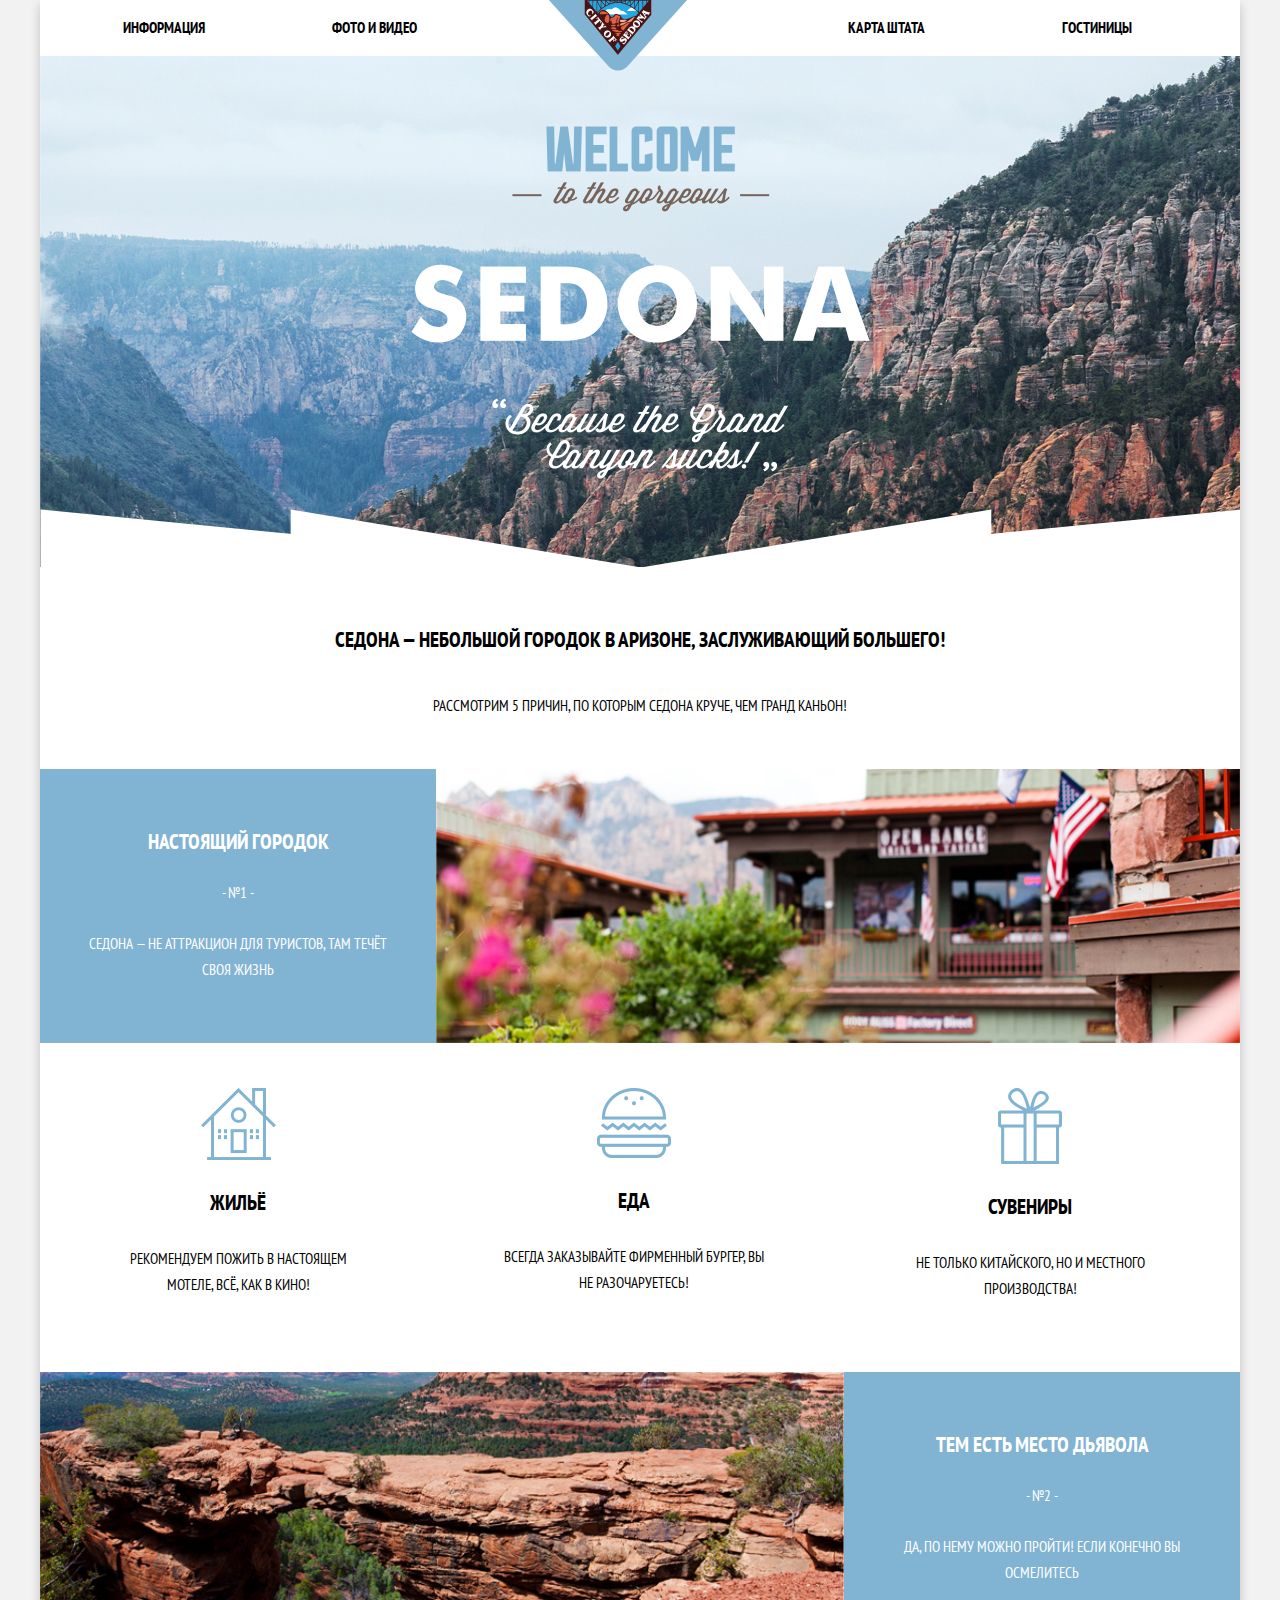
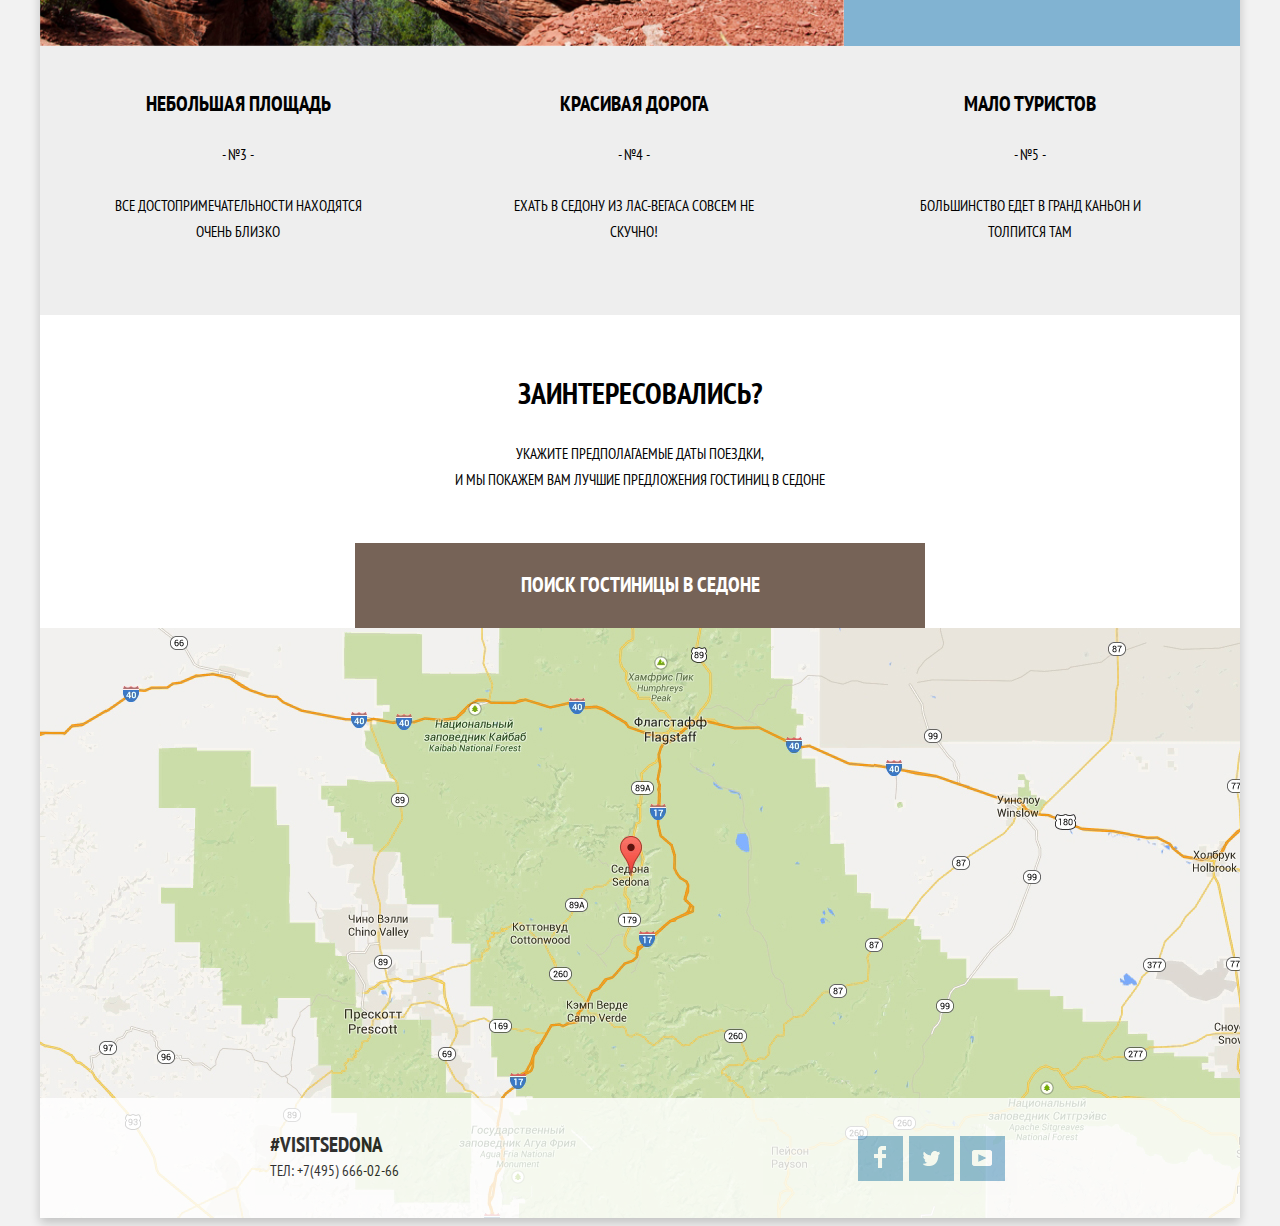
<file: index.html>
<!DOCTYPE html>
<html lang="ru">
  <head>
    <meta charset="utf-8">
    <meta name="viewport" content="width=device-width, initial-scale=1.0, shrink-to-fit=no">
    <title>SEDONA</title>
    <link href="https://fonts.googleapis.com/css2?family=PT+Sans+Narrow:wght@400;700&display=swap" rel="stylesheet">
    <link rel="stylesheet" href="css/normalize.css">
    <link rel="stylesheet" href="css/style.css">
  </head>

  <body>
    <header class="header">
      <nav class="header__navigation">
        <div class="header__navigation-left">
          <ul>
            <li><a href="#">Информация</a></li>
            <li><a href="#">Фото и видео</a></li>
          </ul>
        </div>
        <div class="header__navigation-logo">
          <a href="index.html"><img src="img/logo.png" width="140" height="71" alt="Логотип 'Седона'"></a>
        </div>
        <div  class="header__navigation-right">
          <ul>
            <li><a href="map.html">Карта штата</a></li>
            <li><a href="hotels.html">Гостиницы</a></li>
          </ul>
        </div>
      </nav>
    </header>
    <main>
      <div class="main__title">
        <h1 class="visually-hidden">Добро пожаловать в город Седона</h1>
        <img class="main__title-welcome" src="img/welcome.png" width="459" height="353" alt="Добро пожаловать в город Седона">
        <div class="main__title-mask mask">
          <div class="mask__inner">
            <h3>Седона — небольшой городок в Аризоне,
              заслуживающий большего!</h3>
              <p>Рассмотрим 5 причин, по которым Седона круче, чем гранд каньон!</p>
          </div>
        </div>
      </div>
      <section class="reasons">
        <div class="reasons__row row">
          <div class="row__odd">
            <div class="row__odd-text text">
              <div class="text-wrapper">
                <h3>Настоящий городок</h3>
                <p>- №1 -</p>
                <p>Седона — не аттракцион для туристов, там течёт своя жизнь</p>
              </div>
              <div class="row__odd-img">
                <img src="img/1.jpg" width="800"  height="256" alt="На фото изображен один из ресторанов города Седона">
              </div>
            </div>
          </div>
          <div class="row__even">
              <div class="row__even-item">
                <img src="img/icons/1.png" width="75" height="72" alt="">
                <h3>Жильё</h3>
                <p>Рекомендуем пожить в настоящем мотеле, всё, как в кино! </p>
              </div>
              <div class="row__even-item">
                <img src="img/icons/2.png" width="74" height="70" alt="">
                <h3>Еда</h3>
                <p>Всегда заказывайте фирменный бургер, Вы не разочаруетесь!</p>
              </div>
              <div class="row__even-item">
                <img src="img/icons/3.png" width="64" height="76" alt="">
                <h3>Сувениры</h3>
                <p>Не только китайского, но и местного производства!</p>
            </div>
          </div>
          <div class="row__odd">
            <div class="row__odd-text text">
              <div class="row__odd-img">
                <img src="img/2.jpg" width="800"  height="256" alt="На фото изображена одна из главных достопримечательностей города - Место Дьявола">
              </div>
              <div class="text-wrapper">
                <h3>Тем есть Место Дьявола</h3>
                <p>- №2 -</p>
                <p>Да, по нему можно пройти! Если конечно вы осмелитесь</p>
              </div>
            </div>
          </div>
          <div class="row__even even-grey">
            <div class="row__even-item">
              <h3>Небольшая площадь</h3>
              <p>- №3 -</p>
              <p>Все достопримечательности находятся очень близко</p>
            </div>
            <div class="row__even-item">
              <h3>Красивая дорога</h3>
              <p>- №4 -</p>
              <p>Ехать в Седону из Лас-Вегаса совсем не скучно!</p>
            </div>
            <div class="row__even-item">
              <h3>Мало туристов</h3>
              <p>- №5 -</p>
              <p>Большинство едет в гранд каньон и толпится там</p>
            </div>
          </div>
        </div>
      <section class="search">
        <div class="search__text">
          <h2>Заинтересовались?</h2>
          <p>Укажите предполагаемые даты поездки, <br> и мы покажем вам лучшие предложения гостиниц в седоне</p>
          <button class="search__button" type="button">Поиск гостиницы в Седоне</button>
        </div>
        <div class="search__modal">
          <form class="search__form" action="#" method="post">
            <p class="search__form-item item">
              <label for="#date-in">Дата заезда:</label>
              <input type="date" class="item__date-in" name="date-in" id="date-in" value="2020-04-27" placeholder="27 апреля 2020">
            </p>
            <p class="search__form-item item">
              <label for="#date-out">Дата выезда:</label>
              <input type="date" class="item__date-out" name="date-out" id="date-out" value="2020-04-30" placeholder="30 апреля 2020">
            </p>
            <div class="wrapper">
              <div class="search__form-item item">
                <label for="#number-adults">Взрослые:</label>
                <div class="guests quantity-block">
                  <button class="guests__minus quantity-arrow-minus"><img src="img/minus.png" alt="Кнопка уменьшения числа взрослых гостей"></button>
                  <input type="number" id="number-adults quantity-num" step="1" min="1" placeholder="2">
                  <button class="guests__plus quantity-arrow-plus"><img src="img/plus.png" alt="Кнопка увеличения числа взрослых гостей"></button>
                </div>
              </div>
              <div class="search__form-item item">
                <label for="#number-children">Дети:</label>
                <div class="guests">
                  <button class="guests__minus"><img src="img/minus.png" alt="Кнопка уменьшения числа взрослых гостей"></button>
                  <input type="number" id="number-children" step="1" min="1" placeholder="0">
                  <button class="guests__plus"><img src="img/plus.png" alt="Кнопка увеличения числа взрослых гостей"></button>
                </div>
              </div>
            </div>
            <button class="search__form-button" type="submit">Найти</button>
          </form>
        </div>
      </section>

        <footer class="footer">
          <iframe src="https://www.google.com/maps/embed?pb=!1m18!1m12!1m3!1d62285.00695144474!2d-111.83234514593647!3d34.869983389593905!2m3!1f0!2f0!3f0!3m2!1i1024!2i768!4f13.1!3m3!1m2!1s0x872da132f942b00d%3A0x5548c523fa6c8efd!2z0KHQtdC00L7QvdCwLCDQkNGA0LjQt9C-0L3QsCA4NjMzNiwg0KHQqNCQ!5e0!3m2!1sru!2sru!4v1590992746066!5m2!1sru!2sru" width="1200" height="590" frameborder="0" style="border:0;" allowfullscreen="" aria-hidden="false" tabindex="0"></iframe>
          <div class="footer-wrapper">
            <div class="footer__contacts">
              <h3>#visitSEDONA</h3>
              <p class="footer__contacts-tel">Тел: +7(495) 666-02-66</p>
            </div>
            <div class="footer__socials">
              <ul>
                <li><a href="#"><img width="12" height="22" src="img/socials/fb.png" alt="Facebook"></a></li>
                <li><a href="#"><img width="17" height="15" src="img/socials/t.png" alt="Twitter"></a></li>
                <li><a href="#"><img width="20" height="16" src="img/socials/youtube.png" alt="Youtube"></a></li>
              </ul>
              
              
              
            </div>
          </div>
        </footer>
      </main>


    <script src="https://cdnjs.cloudflare.com/ajax/libs/jquery/3.3.1/jquery.min.js"></script>
    <script src="js/script.js"></script>
    <script src="js/num.js"></script>
  </body>
</html>
</file>
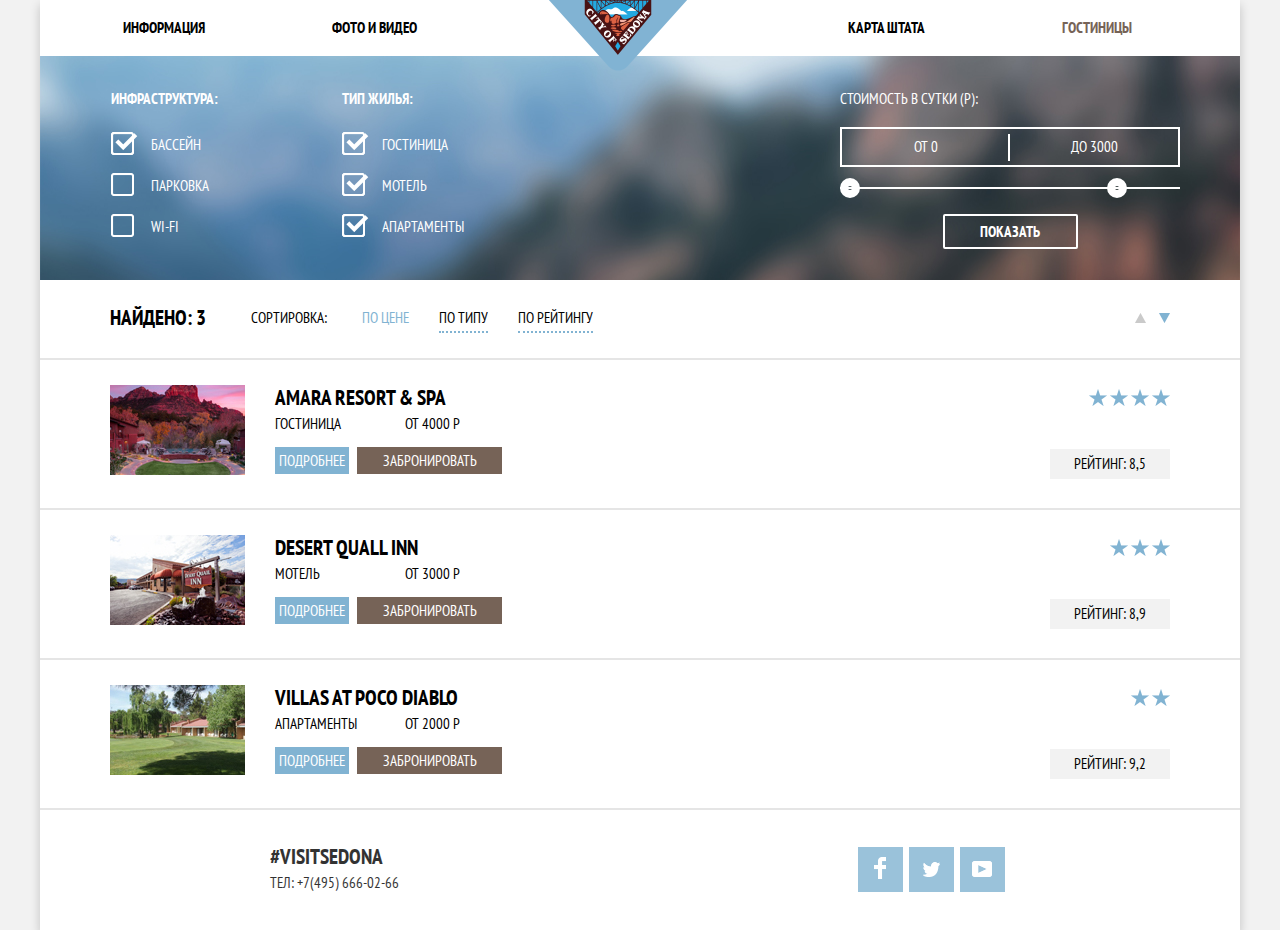
<file: hotels.html>
<!DOCTYPE html>
<html lang="ru">
  <head>
    <meta charset="utf-8">
    <meta name="viewport" content="width=device-width, initial-scale=1.0, shrink-to-fit=no">
    <title>SEDONA</title>
    <link href="https://fonts.googleapis.com/css2?family=PT+Sans+Narrow:wght@400;700&display=swap" rel="stylesheet">
    <link rel="stylesheet" href="css/normalize.css">
    <link rel="stylesheet" href="css/style.css">
  </head>

  <body>
    <header class="header">
      <nav class="header__navigation">
        <div class="header__navigation-left">
          <ul>
            <li><a href="#">Информация</a></li>
            <li><a href="photo.html">Фото и видео</a></li>
          </ul>
        </div>
        <div class="header__navigation-logo">
          <a href="index.html"><img src="img/logo.png" width="140" height="71" alt="Логотип 'Седона'"></a>
        </div>
        <div  class="header__navigation-right">
          <ul>
            <li><a href="map.html">Карта штата</a></li>
            <li><a class="active" href="hotels.html">Гостиницы</a></li>
          </ul>
        </div>
      </nav>
    </header>
    <main>
      <form class="filter" action="#" method="get">
        <div class="wrapper">
          <fieldset class="filter__system">
            <legend>Инфраструктура:</legend>
            <ul>
              <li class="checkbox-wrap">                
                  <input class="visually-hidden" type="checkbox" id="checkbox-pool" name="pool" checked>
                  <span class="checkbox-indicator"></span>
                  <label class="filter__system-label" for="checkbox-pool">Бассейн</label>
              </li>
              <li class="checkbox-wrap">
                <input class="visually-hidden" type="checkbox" id="checkbox-parking" name="parking">
                <span class="checkbox-indicator"></span>
                <label class="filter__system-label" for="checkbox-parking">Парковка</label>
              </li>
              <li class="checkbox-wrap">
                <input class="visually-hidden" type="checkbox" id="checkbox-wifi" name="wifi">
                <span class="checkbox-indicator"></span>
                <label class="filter__system-label" for="checkbox-wifi">Wi-fi</label>
              </li>
            </ul>
          </fieldset>
          <fieldset class="filter__housing">
            <legend>Тип жилья:</legend>
            <ul>
              <li class="checkbox-wrap">
                <input class="visually-hidden" type="checkbox" id="checkbox-hotel" name="hotel" checked>
                <span class="checkbox-indicator"></span>
                <label class="filter__housing-label" for="checkbox-hotel">Гостиница</label>
              </li>
              <li class="checkbox-wrap">
                <input class="visually-hidden" type="checkbox" id="checkbox-motel" name="motel" checked>
                <span class="checkbox-indicator"></span>
                <label class="filter__shousing-label" for="checkbox-motel">Мотель</label>
              </li>
              <li class="checkbox-wrap">
                <input class="visually-hidden" type="checkbox" id="checkbox-aparts" name="aparts" checked>
                <span class="checkbox-indicator"></span>
                <label class="filter__housing-label" for="checkbox-aparts">Апартаменты</label>
              </li>
            </ul>
          </fieldset>
        </div>
        <div class="wrapper wrapper-right">
          <label for="#range-price">Стоимость в сутки (Р):</label>
          <table>
            <tr>
              <td>от 0</td>
              <td>до 3000</td>
            </tr>
          </table>
          <input type="range" min="0" max="3000" step="500" value="2500" id="range-price">
          <button class="filter-show" type="submit">Показать</button>
        </div>
      </form>
      <section class="list-hotels">
        <div class="list-hotels__sort sort wrap-border">
          <h3 class="sort__title">Найдено: 3</h3>
          <div class="sort-wrap">
            <p>Сортировка:</p>
            <ul>
              <li class="sort__item-button active"><button type="button">По цене</button></li>
              <li class="sort__item-button"><button type="button active">По типу</button></li>
              <li class="sort__item-button"><button type="button">По рейтингу</button></li>
            </ul>
          </div>
          <div class="sort__arrows arrow">
            <button class="arrow arrow-up" type="button"><img src="img/hotels/up.png" width="11" height="10" alt="Стрелка вверх"></button>
            <button class="arrow arrow-down" type="button"><img src="img/hotels/down.png" width="11" height="10" alt="Стрелка вниз"></button>
          </div>
        </div>
        <div class="list-hotels__result hotel">
          <ul>
            <li class="hotel__item wrap-border">
              <div class="hotel__item-desc desc">
                <div class="desc__pic">
                  <img  width="135" height="90" src="img/hotels/1.jpg" alt="Фото отеля Amara Resort & Spa">
                </div>
                <div class="desc__text">
                  <h3>Amara Resort & Spa</h3>
                  <div class="desc__text-price ">
                    <p>Гостиница</p>
                    <p>От 4000 P</p>
                  </div>
                  <div class="desc__text-buttons button">
                    <a class="button-booking button-details" href="#">Подробнее</a>
                    <button class="button-booking button-book" type="submit">Забронировать</button>
                  </div>
                </div>
              </div>
              <div class="hotel__item-rate rate">
                <div class="rate__stars">
                  <img width="18" height="17" src="img/hotels/star.png" alt="">
                  <img width="18" height="17" src="img/hotels/star.png" alt="">
                  <img width="18" height="17"  src="img/hotels/star.png" alt="">
                  <img width="18" height="17"  src="img/hotels/star.png" alt="">
                </div>
                <div class="rate__score">
                  <p>Рейтинг: 8,5</p>
                </div>
              </div>
            </li>
            <li class="hotel__item wrap-border">
              <div class="hotel__item-desc desc">
                <div class="desc__pic">
                  <img width="135" height="90" src="img/hotels/2.jpg" alt="Фото отеля Desert Quall Inn">
                </div>
                <div class="desc__text">
                  <h3>Desert Quall Inn</h3>
                  <div class="desc__text-price ">
                    <p>Мотель</p>
                    <p>От 3000 P</p>
                  </div>
                  <div class="desc__text-buttons button">
                    <a class="button-booking button-details" href="#">Подробнее</a>
                    <button class="button-booking button-book" type="submit">Забронировать</button>
                  </div>
                </div>

              </div>
              <div class="hotel__item-rate rate">
                <div class="rate__stars">
                  <img  width="18" height="17" src="img/hotels/star.png" alt="">
                  <img  width="18" height="17" src="img/hotels/star.png" alt="">
                  <img  width="18" height="17" src="img/hotels/star.png" alt="">
                  
                </div>
                <div class="rate__score">
                  <p>Рейтинг: 8,9</p>
                </div>
              </div>
            </li>
            <li class="hotel__item wrap-border">
              <div class="hotel__item-desc desc">
                <div class="desc__pic">
                  <img  width="135" height="90" src="img/hotels/3.jpg" alt="Фото отеля Villas At Poco Diablo">
                </div>
                <div class="desc__text">
                  <h3>Villas At Poco Diablo</h3>
                  <div class="desc__text-price ">
                    <p>Апартаменты</p>
                    <p>От 2000 P</p>
                  </div>
                  <div class="desc__text-buttons button">
                    <a class="button-booking button-details" href="#">Подробнее</a>
                    <button class="button-booking button-book" type="submit">Забронировать</button>
                  </div>
                </div>

              </div>
              <div class="hotel__item-rate rate">
                <div class="rate__stars">
                  <img  width="18" height="17" src="img/hotels/star.png" alt="">
                  <img  width="18" height="17" src="img/hotels/star.png" alt="">
                </div>
                <div class="rate__score">
                  <p>Рейтинг: 9,2</p>
                </div>
              </div>
            </li>
          </ul>
        </div>

      </section>

      <footer class="footer footer-hotels">
        <div class="footer-wrapper">
          <div class="footer__contacts">
            <h3>#visitSEDONA</h3>
            <p class="footer__contacts-tel">Тел: +7(495) 666-02-66</p>
          </div>
          <div class="footer__socials">
            <ul>
              <li><a href="#"><img width="12" height="22" src="img/socials/fb.png" alt="Facebook"></a></li>
              <li><a href="#"><img width="17" height="15" src="img/socials/t.png" alt="Twitter"></a></li>
              <li><a href="#"><img width="20" height="16" src="img/socials/youtube.png" alt="Youtube"></a></li>
            </ul>
          <div>
        </div>
      </footer>


    
    </main>
    <script src="https://cdnjs.cloudflare.com/ajax/libs/jquery/3.3.1/jquery.min.js"></script>
    <script src="js/script.js"></script>
    <script src="js/num.js"></script>
  </body>
</html>
</file>
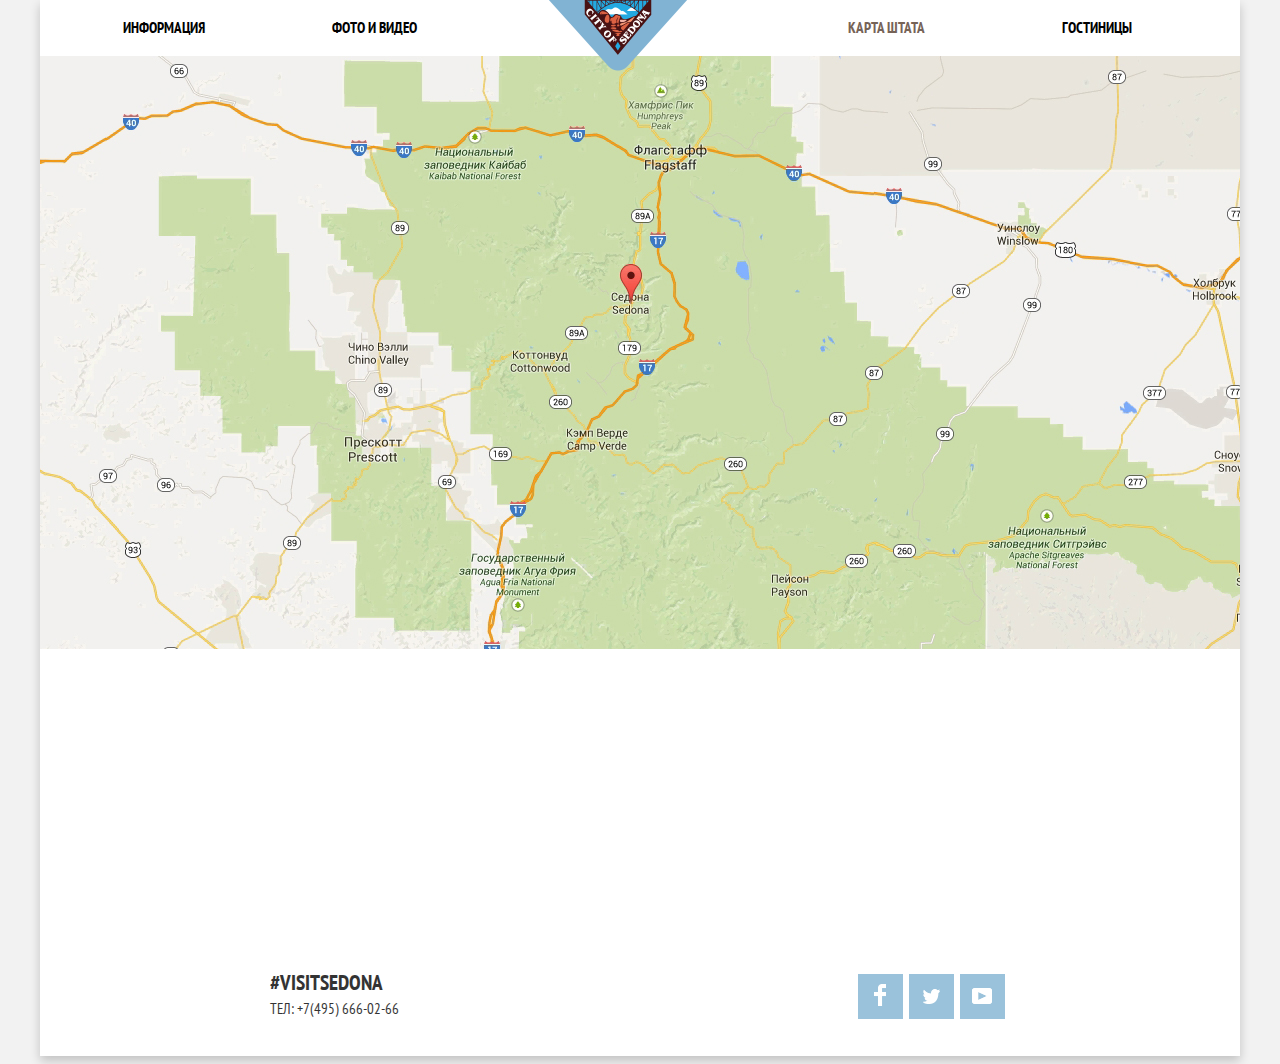
<file: map.html>
<!DOCTYPE html>
<html lang="ru">
  <head>
    <meta charset="utf-8">
    <meta name="viewport" content="width=device-width, initial-scale=1.0, shrink-to-fit=no">
    <title>SEDONA</title>
    <link href="https://fonts.googleapis.com/css2?family=PT+Sans+Narrow:wght@400;700&display=swap" rel="stylesheet">
    <link rel="stylesheet" href="css/normalize.css">
    <link rel="stylesheet" href="css/style.css">
  </head>

  <body>
    <header class="header">
      <nav class="header__navigation">
        <div class="header__navigation-left">
          <ul>
            <li><a href="#">Информация</a></li>
            <li><a href="#">Фото и видео</a></li>
          </ul>
        </div>
        <div class="header__navigation-logo">
          <a href="index.html"><img src="img/logo.png" width="140" height="71" alt="Логотип 'Седона'"></a>
        </div>
        <div  class="header__navigation-right">
          <ul>
            <li><a class="active" href="map.html">Карта штата</a></li>
            <li><a href="hotels.html">Гостиницы</a></li>
          </ul>
        </div>
      </nav>
    </header>
    <main>
      

      <footer class="footer footer-map">
        <iframe src="https://www.google.com/maps/embed?pb=!1m18!1m12!1m3!1d62285.00695144474!2d-111.83234514593647!3d34.869983389593905!2m3!1f0!2f0!3f0!3m2!1i1024!2i768!4f13.1!3m3!1m2!1s0x872da132f942b00d%3A0x5548c523fa6c8efd!2z0KHQtdC00L7QvdCwLCDQkNGA0LjQt9C-0L3QsCA4NjMzNiwg0KHQqNCQ!5e0!3m2!1sru!2sru!4v1590992746066!5m2!1sru!2sru" width="1200" height="1000" frameborder="0" style="border:0;" allowfullscreen="" aria-hidden="false" tabindex="0"></iframe>
        <div class="footer-wrapper footer-wrapper-map">
          <div class="footer__contacts">
            <h3>#visitSEDONA</h3>
            <p class="footer__contacts-tel">Тел: +7(495) 666-02-66</p>
          </div>
          <div class="footer__socials">
            <ul>
              <li><a href="#"><img width="12" height="22" src="img/socials/fb.png" alt="Facebook"></a></li>
              <li><a href="#"><img width="17" height="15" src="img/socials/t.png" alt="Twitter"></a></li>
              <li><a href="#"><img width="20" height="16" src="img/socials/youtube.png" alt="Youtube"></a></li>
            </ul>
          </div>
        </div>
      </footer>
    </main>


    <script src="https://cdnjs.cloudflare.com/ajax/libs/jquery/3.3.1/jquery.min.js"></script>
    <script src="js/script.js"></script>
  </body>
</html>
</file>
<file: css/style.css>
/* SPECIFICATION */

html {
  background-color: #f2f2f2;
}
body {
  max-width: 1200px;
  margin: 0 auto;

  font-size: 15px;
  line-height: 26px;
  font-weight: 500;
  font-family: 'PT Sans Narrow', Arial, sans-serif;
  color: #000000;

  background: #ffffff;
  box-shadow: 0 5px 10px rgba(0, 0, 0, 0.2);
  
}
* {
  padding: 0;
  margin: 0;

  box-sizing: border-box;
}

a {
  text-decoration: none;
  font: inherit;
  color: inherit;
}
ul {
  list-style: none;
}

h2 {
  font-size: 30px;
  line-height: 36px;
  font-weight: 700;
  text-transform: uppercase;

}

h3 {
  font-size: 21px;
  line-height: 26px;
  font-weight: 700;
  text-transform: uppercase;
}
p {
  text-transform: uppercase;
}

.visually-hidden {
  position: absolute;
  width: 10px;
  height: 1px;

  margin: -1px;
  padding: 0;
  border: 0;

  clip: rect(0 0 0 0);
  overflow: hidden;
}

button {
  cursor: pointer;
}


/* HEADER */

.header {

}
.header__navigation {
  position: relative;
  display: flex;
  flex-wrap: wrap;
  justify-content: space-between;

  width: 100%;
  min-height: 55px;
  
}
.header__navigation-logo {
  position: absolute;
  left: 44%;
  margin-left: -70px;
  z-index: 1;
}

.header__navigation-left,
.header__navigation-right {
  width: 40%;

  text-transform: uppercase;
  font-weight: 700;
}

.header__navigation-left ul,
.header__navigation-right ul {
  display: flex;
  flex-wrap: wrap;
  justify-content: space-around;

  width: 100%;
  padding-top: 15px;
  padding-left: 6%;
  padding-right: 6%;
}

.header__navigation-left ul li,
.header__navigation-right ul li {
  margin-right: 20px;
  margin-bottom: 15px;
}

.header__navigation-left ul li:nth-child(2n)
.header__navigation-right ul li:nth-child(2n) {
  margin-right: 0px;
}

.header__navigation-left ul li a:hover,
.header__navigation-right ul li a:hover,
.header__navigation-left ul li a:focus,
.header__navigation-right ul li a:focus {
  color: #81b3d2;
}

.header__navigation-left ul li a:active,
.header__navigation-right ul li a:active {
  color: #b2b2b2;
}

.header__navigation-left ul li a.active,
.header__navigation-right ul li a.active  {
  color: #766357;
}

.header__navigation-logo {
  width: 20%;
  text-align: center;
  
}

/* MAIN */

.main__title {
  display: flex;
  flex-direction: column;
  align-items: center;
  width: 100%;
  max-height: 724px;

  background: url('../img/bg.jpg') 0 0 no-repeat;
  background-color: #365c82;

}

.main__title img {
  margin-top: 70px;
  margin-bottom: 30px;
  
}

.main__title-mask {
  position: relative;
  width: 100%;
  height: 260px;
  
  text-align: center;
  background: url('../img/mask.png') 0 0 repeat-x;
  
}

.mask__inner {
  position: absolute;
  top: 58px;

  width: 100%;
  height: auto;
  padding-top: 60px;
  padding-bottom: 50px;
  
  background-color: #ffffff;
}

.mask__inner h3 {
  margin-bottom: 40px;
}

/* REASONS */

.row__odd {
  width: 100%;
  min-height: 250px;
}

.row__odd-text {
  display: flex;

  background-color: #81b3d2;
}

.text-wrapper {
  display: flex;
  flex-wrap: wrap;
  flex-direction: column;
  align-items: center;

  width: 33%;
  padding: 60px 40px;

  text-align: center;
  color: #ffffff
}

.text-wrapper p {
  padding-top: 25px;
}

.row__odd-img {
  width: 67%;
}

.row__odd-img img {
  width: 100%;
  height: 100%;
}

.row__even {
  display: flex;
  width: 100%;
}

.row__even-item {
  display: flex;
  flex-wrap: wrap;
  flex-direction: column;
  align-items: center;

  width: 33%;
  padding: 45px 65px 70px 65px;

  text-align: center;
}

.row__even-item h3 {
  margin-top: 30px;
  margin-bottom: 30px;
}

.even-grey {
  padding: 0;

  background-color: #eeeeee;

}
.even-grey h3 {
  margin: 0;
}
.even-grey p {
  margin-top: 25px;
  
}

/* SEARCH */
.search {
  position: relative;
}

.search__text {
  width: 570px;

  margin: 0 auto;
  

  text-align: center;
}
.search__text h2 {
  padding-top: 60px;
  padding-left: 50px;
  padding-right: 50px;
}


.search__text p {
  padding-top: 30px;
  padding-bottom: 50px;
  padding-left: 50px;
  padding-right: 50px;
}

.search__button {
  width: 100%;
  margin: 0;
  height: 85px;


  font-size: 21px;
  font-weight: 700;
  color: #ffffff;
  text-transform: uppercase;

  background-color: #766357;
  border: none;
}

.search__button:hover, 
.search__button:focus {
  background-color: #604e43;
}

.search__button:active {
  color:#857871;

  background-color: #503e33;
}


/* FOOTER-MAP */
.map {
  width: 100%;
  height: 590px;
  background-color: #cbdda9;
}
.map img {
  width: 100%;
  height: auto;
}

.footer {
  position: relative;

  width: 100%;
  height: 590px;

  background-color: #cbdda9;
  background: url('../img/map.jpg') 0 0 no-repeat;
}

.footer-wrapper {
  position: absolute;
  bottom: 0;

  display: flex;
  flex-wrap: wrap;
  justify-content: space-around;
  align-items: center;

  width: 100%;
  min-height: 120px;

  background-color: #ffffff;
  opacity: 0.8;

}

.footer__socials ul {
  display: flex;
  flex-wrap: wrap;
}

.footer__socials li {
  display: flex;
  justify-content: center;
  align-items: center;

  width: 45px;
  height: 45px;

  margin-right: 6px;
  padding-top: 5px;
  
  background-color: #81b3d2;
}

.footer__socials li:hover, 
.footer__socials li:focus {
  background-color: #669ec0;
}

.footer__socials li:active {
  background-color: #1d72a4;
  opacity: 0.8;
}

/* MODAL */
.search {
  position: relative;
}
.search__modal {
  position: absolute;
  top: 100%;
  left: 315px;
  
  display: none;
  
  
  width: 570px;
  height: 400px;
  z-index: 5;

  margin: 0 auto;
  padding: 50px;
  font-weight: 700; 

  background-color: #ffffff;
  box-shadow: 0 5px 10px rgba(0, 0, 0, 0.5);
}
@keyframes bounce {
  0% {
    transform: translateY(-200px);
  }
  70% {
    transform: translateY(50px);
  }
  90% {
    transform: translateY(-10px);
  }
  100% {
    transform: translateY(0);
  }
}
.search__modal-show {
  display: block;

  animation-name: bounce;
  animation-duration: 0.6s;
}

.search__form-item {
  display: flex;
  flex-wrap: wrap;
  
  width: 100%;

  margin-bottom: 40px;
}
.search__form label {
  margin-right: 20px;
}
.search__form input[type="date"] {
  width: 340px;
  height: 40px;

  font-weight: 700; 
  padding-left: 10px;
  padding-right: 10px;

  background-color: #f2f2f2;
  border: none;
}
.search__form .wrapper {
  display: flex;
  margin-bottom: 0;
}

.search__form .wrapper label{
  width: auto;
  margin-right: 0;
}
.wrapper > div:first-of-type {
  margin-right: 30px;

}
.wrapper .search__form-item label {
  text-transform: uppercase;
  margin-right: 40px;
}


.guests {
  display: flex;
}

.guests input {
  width: 35px;
  height: 40px;
  font-weight: 700;
  color:#000000;

  text-align: center;

  background-color: #f2f2f2;
  border: none;
}
input[type="date"]::-webkit-calendar-picker-indicator {
  font-size: 20px;
  color: transparent;
  opacity: 1;
  background: url('../img/calendar.png') no-repeat center;
  background-size: contain;
}

.guests input[type=number]::-webkit-inner-spin-button,
.guests input[type=number]::-webkit-outer-spin-button {
    -webkit-appearance: none;
    -moz-appearance: none;
    appearance: none;
    margin: 0;
}
/* Для Firefox */
.guests input[type=number]{
  -moz-appearance: textfield;
}
.guests button {
  width: 40px;
  height: 40px;

  background-color: #f2f2f2;
  border: none;
}
.search__form-button {
  width: 100%;
  height: 55px;

  margin-top: 10px;
  margin-bottom: 40px;

  color: #ffffff;
  font-size: 21px;
  line-height: 26px;
  font-weight: 700;
  text-transform: uppercase;

  background-color: #81b3d2;
  border: none;
} 

.search__form-button:hover,
.search__form-button:focus {
  background-color: #669ec0;
}
.search__form-button:active {
  color: #7aadcb;
  background-color: #5496bd;
}

/* HOTELS */ 
/* FOOTER */
.footer-hotels {
  height: 120px;

  background: none;
}

/* FILTER */
.filter {
  display: flex;
  flex-wrap: wrap;
  justify-content: space-between;


  padding: 30px 60px;
  width: 100%;
  min-height: 220px;

  text-transform: uppercase;
  color: #ffffff;

  background-color: #6d97bd;
  background: url('../img/hotels/filter-bg.jpg') 0 0 no-repeat;
}

.filter .wrapper {
  display: flex;
  flex-wrap: wrap;

  width: 50%;
}

.filter .wrapper fieldset {
  border: none;
}

.filter .wrapper legend {
  font-weight: 700;
  margin-bottom: 15px;
}

.filter .wrapper ul {
  margin-right: 110px;
}

.filter .wrapper ul li {
  position: relative;
  
  margin-bottom: 15px;
}

.filter .wrapper ul li:last-child {
  margin-bottom: 0px;
}
.filter .wrapper ul li label{
  margin-left: 40px;
}
.checkbox-wrap input[type="checkbox"] + .checkbox-indicator {
position: absolute;
top: 0;

width: 23px;
height: 23px;


/* border: 2px solid #ffffff;
border-radius: 2px; */
background: url("../img/hotels/checkbox-off.png") 0 0 no-repeat;

}

.checkbox-wrap input[type="checkbox"]:checked + .checkbox-indicator::before {
  content: " ";
  position: absolute;
  top:0;
  
  width: 27px;
  height: 23px;
  
  background-image: url('../img/hotels/checkbox-on.png');
}

.wrapper-right {
  width: 50%;
  flex-direction: column;
  align-items: flex-start;
  
  padding-left: 200px;
}


.wrapper-right table {
  width: 100%;
  margin-top: 15px;
  margin-bottom: 20px;
  
  border-collapse: collapse;
  border: 2px solid #ffffff;
  
}

.wrapper-right table td {
  width: 50%;
  padding: 5px;

  text-align: center;
 
}
.wrapper-right table td:first-child {
  position: relative;
}
.wrapper-right table td:first-child::after {
  content: " ";

  position: absolute;
  width: 2px;
  height: 27px;
  background-color: #ffffff;
  right: 0;
}

.wrapper-right input[type="range"] {
width: 100%;
}

.wrapper-right input[type="range"] {
  position: relative;
  -webkit-appearance: none;
  height: 2px;
  
}

.wrapper-right input[type="range"]::before {
  content: " ";
  position: absolute;
  top: -9px;

  width: 20px;
  height: 20px;

  border-radius: 10px;
  border: 8px solid #ffffff;
  box-sizing: border-box;
}

.wrapper-right input[type="range"]::-webkit-slider-thumb {
  -webkit-appearance: none;
  width: 20px;
  height: 20px;

  border-radius: 10px;
  border: 8px solid #ffffff;
}

.wrapper-right input[type="range"]::-ms-thumb {
  -ms-appearance: none;
  width: 20px;
  height: 20px;

  border-radius: 10px;
  border: 8px solid #ffffff;
}

.filter-show {
  width: 135px;

  padding: 7px;
  margin: 0 auto;
  margin-top: 25px;
  

  text-transform: uppercase;
  font-weight: 700;
  color:#ffffff;
  background-color: transparent;

  border: 2px solid #ffffff;
  border-radius: 2px;
}

.filter-show:hover,
.filter-show:focus {
  color:#000000;
  background-color: #ffffff;
}
.wrap-border {
  border-bottom: 2px solid #e5e5e5;
  padding: 25px 70px;
}

.list-hotels__sort {
  display: flex;
  flex-wrap: wrap;
  justify-content: flex-start;
  text-transform: uppercase;
  

  width: 100%;
  
}
.list-hotels-wrap {
  display: flex;

  width: 50%;
}

.sort-wrap  {
  display: flex;
  flex-wrap: wrap;
  
  margin-left: 45px;
}


.sort-wrap ul {
  display: flex;
  flex-wrap: wrap;
  justify-content: space-between;
    
}

.sort-wrap ul li:first-child {
  margin-left: 35px; 
}

.sort-wrap ul li button {
  text-transform: uppercase;
  

  background: transparent;
  border: none;
}

.sort-wrap ul li {
  padding-bottom: -10px;
  margin-right: 30px;
  margin-bottom: 0;
  border-bottom: 2px dotted #81b3d2;
}

.sort-wrap ul li.active {
  border-bottom: none;  
}

.sort-wrap ul li.active button{
  color: #81b3d2;  
}

.sort-wrap ul li:last-child {
  margin-left: 0px;
}

.sort__arrows {
  margin-left: auto;
}
.arrow {
  border: none;
  background: transparent;

  cursor: pointer;
}

.arrow-down {
  margin-left: 10px;
}



.hotel__item {
  display: flex;
  flex-wrap: wrap;
  justify-content: space-between;
  align-items: center;

  width: 100%;
  min-height: 150px;

}

.desc {
  display: flex;
  flex-wrap: wrap;

  width: 50%;
}

.desc__pic {
  margin-right: 30px;
}
.desc__text {
  display: flex;
  flex-wrap: wrap;
  flex-direction: column;


}

.desc__text-price {
  display: flex;
  flex-wrap: wrap;
  justify-content: space-between;

  width: 185px;

}
.button-booking {
  padding: 5px;
  margin-right: 5px;
  margin-top: 10px;

  color: #ffffff;
  text-transform: uppercase;

  border:none;
  cursor: pointer;
}

.button-details {
  padding: 4px;
  background-color: #81b3d2;
  width: 130px;
}
.button-booking:hover,
.button-booking:focus {
  background-color:#604e43;
}
.button-booking:active {
  background-color: #503e33;
  color: #928a85;
}

.button-details:hover,
.button-details:focus {
  background-color: #669ec0;
}

.button-details:active {
  background-color: #5496bd;
}
.button-details:active a {
  color: #94b9d2;
}

.button-book {
  background-color: #766357; 
  width: 145px;
}

.rate__stars {
  text-align: right;
  margin-bottom: 35px;
}

.rate__score {
  padding-top: 2px;
  padding-bottom: 2px;

  width: 120px;
  text-align: center;

  background-color: #f2f2f2;
}

/* MAP */
/* FOOTER */

.footer-map {
  position: relative;
  height: 1000px;
  z-index: 0;

  
}
</file>
